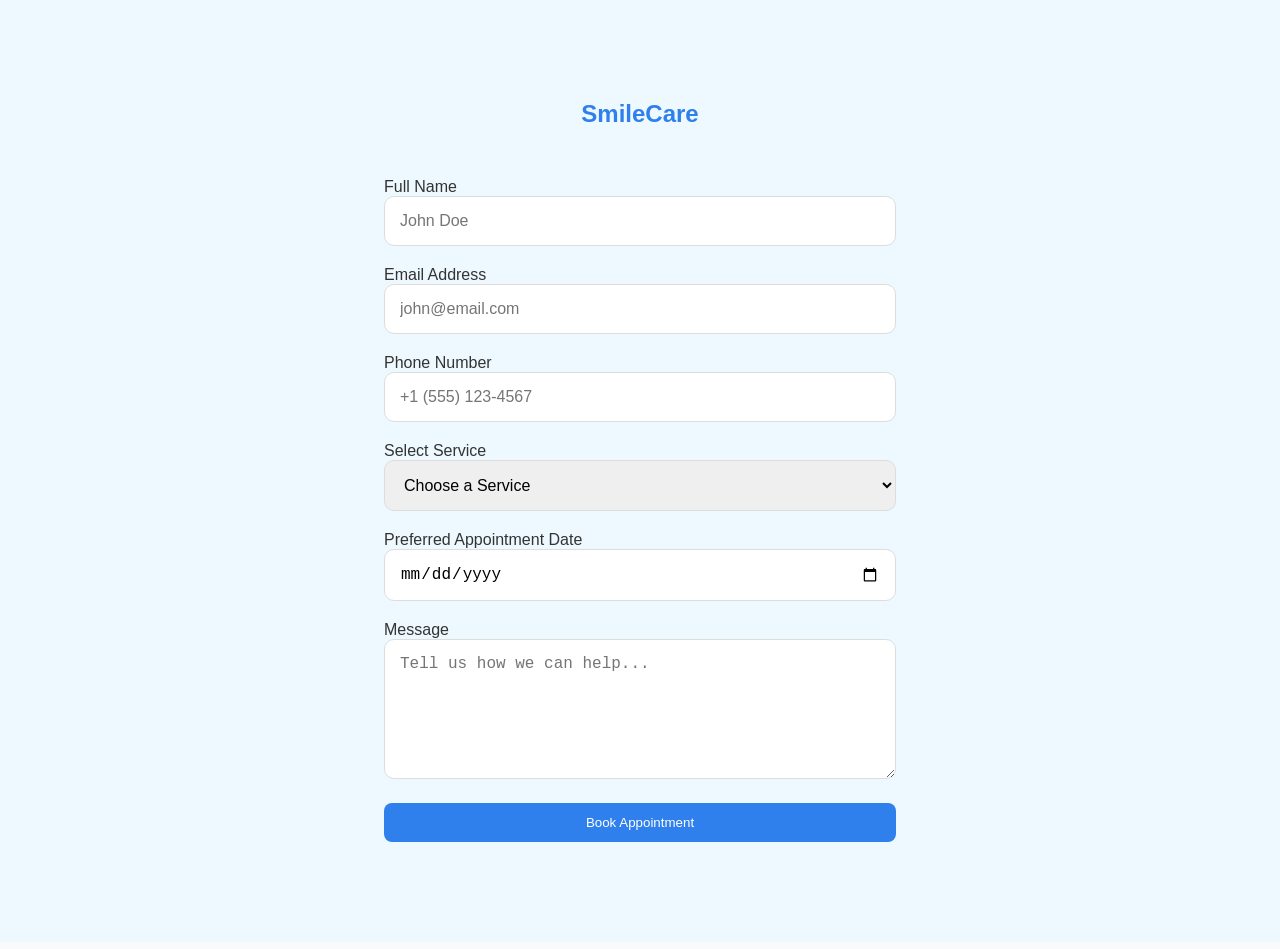
<file: appointment.html>
<!DOCTYPE html>
<html lang="en">

<head>
    <meta charset="UTF-8">
    <meta name="viewport" content="width=device-width, initial-scale=1.0">

    <title>SmileCare Dental Clinic | Family & Cosmetic Dentist in Houston, TX</title>

    <meta name="description" content="SmileCare Dental Clinic provides trusted family, cosmetic, and emergency dental care in Houston, TX. Book an appointment for healthy, confident smiles today.">
    <meta name="keywords" content="dentist Houston, dental clinic, family dentist, cosmetic dentistry, teeth whitening, dental implants, emergency dentist">
    <meta name="author" content="SmileCare Dental Clinic">
    <meta name="robots" content="index, follow">

    <meta property="og:title" content="SmileCare Dental Clinic | Family & Cosmetic Dentist in Houston, TX">
    <meta property="og:description" content="Trusted family, cosmetic, and emergency dental care in Houston, TX. Book your appointment today.">
    <meta property="og:image" content="images/og-image.jpg">
    <meta property="og:type" content="website">
    <meta property="og:url" content="https://www.smilecare.com">

    <link rel="icon" href="images/favicon.ico" type="image/x-icon">
    <link rel="stylesheet" href="https://cdnjs.cloudflare.com/ajax/libs/font-awesome/6.7.2/css/all.min.css">

    <link rel="stylesheet" href="css/appointment.css">
    <link rel="stylesheet" href="css/style.css">
    <link rel="stylesheet" href="css/responsive.css">
</head>
    
    <body>

        <div class="form-logo">

            <a href="index.html" class="logo">
                    <span>SmileCare</span>
            </a>
        </div>
        <form class="contact-form" id="contactForm">

            <div class="form-group">
                <label for="name">Full Name</label>
                <input
                    type="text"
                    id="name"
                    name="name"
                    placeholder="John Doe"
                    required>
            </div>

            <div class="form-group">
                <label for="email">Email Address</label>
                <input
                    type="email"
                    id="email"
                    name="email"
                    placeholder="john@email.com"
                    required>
            </div>

            <div class="form-group">
                <label for="phone">Phone Number</label>
                <input
                    type="tel"
                    id="phone"
                    name="phone"
                    placeholder="+1 (555) 123-4567"
                    required>
            </div>

            <div class="form-group">

                <label for="service">

                    Select Service

                </label>

                <select id="service" name="service" required>

                    <option value="">Choose a Service</option>

                    <option>General Check-up</option>

                    <option>Teeth Cleaning</option>

                    <option>Teeth Whitening</option>

                    <option>Dental Implants</option>

                    <option>Braces & Orthodontics</option>

                    <option>Emergency Dental Care</option>

                </select>

            </div>

            <div class="form-group">

                <label for="date">

                    Preferred Appointment Date

                </label>

                <input
                    type="date"
                    id="date"
                    name="date">

            </div>

            <div class="form-group">

                <label for="message">

                    Message

                </label>

                <textarea
                    id="message"
                    name="message"
                    rows="6"
                    placeholder="Tell us how we can help..."></textarea>

            </div>

            <button class="btn" type="submit">

                Book Appointment

            </button>
            
        </form>

    </body>
</html>
</file>
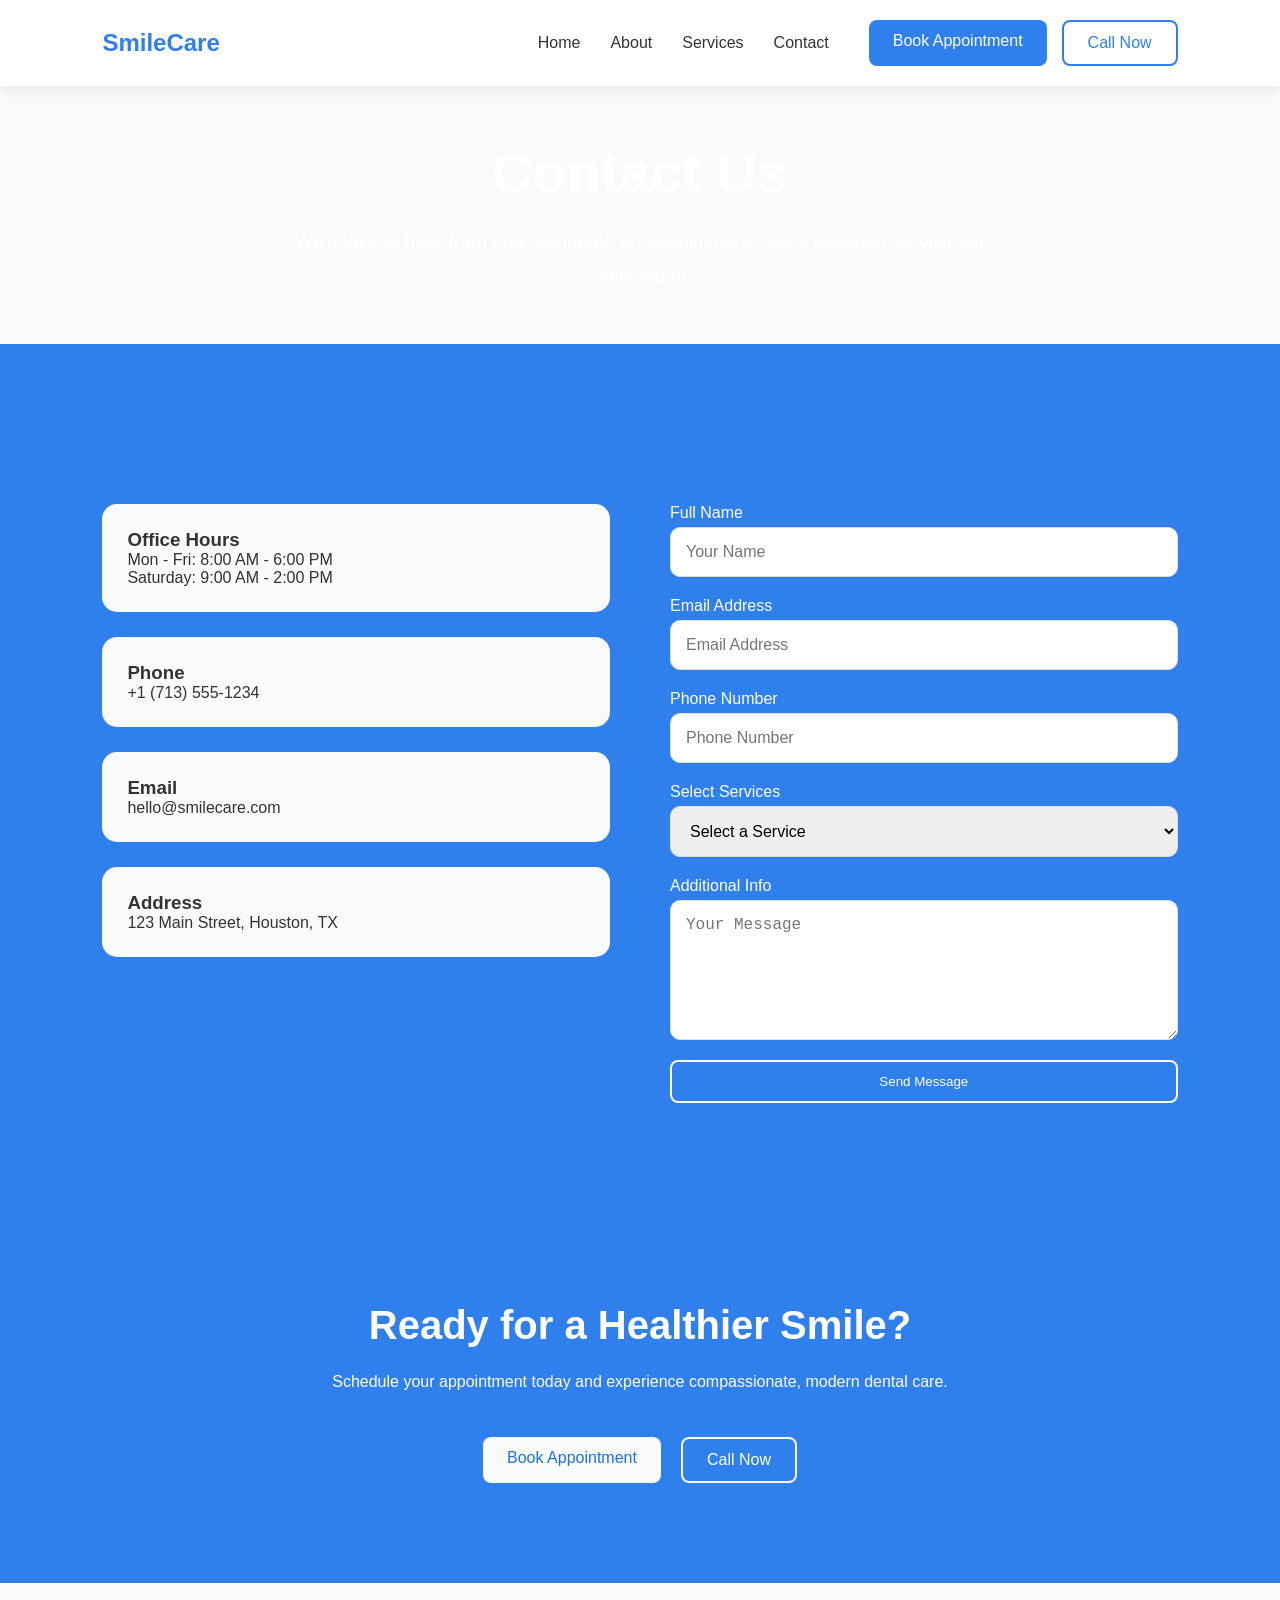
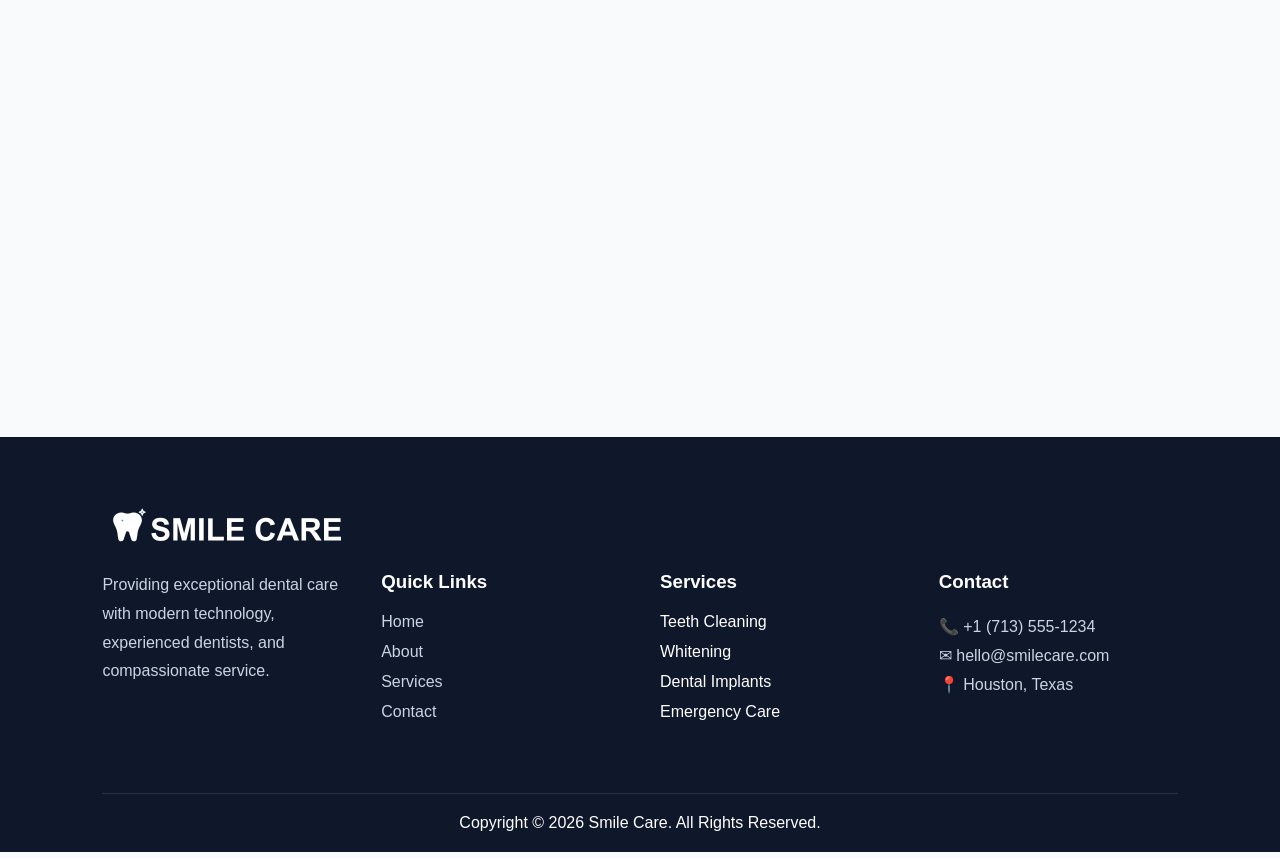
<file: contact.html>
<!DOCTYPE html>
<html lang="en">

<head>
    <meta charset="UTF-8">
    <meta name="viewport" content="width=device-width, initial-scale=1.0">

    <title>Contact SmileCare Dental Clinic | Book an Appointment in Houston, TX</title>

    <meta name="description" content="Contact SmileCare Dental Clinic to schedule your appointment, ask questions, or visit our Houston, TX office. We're here to help you achieve a healthy smile.">

    <meta name="keywords" content="contact dentist Houston, dental appointment, SmileCare Dental Clinic, emergency dentist contact">

    <meta name="author" content="SmileCare Dental Clinic">

    <meta name="robots" content="index, follow">

    <link rel="icon" href="images/favicon.ico" type="image/x-icon">
    <link rel="stylesheet" href="https://cdnjs.cloudflare.com/ajax/libs/font-awesome/6.7.2/css/all.min.css">
    
    <link rel="stylesheet" href="css/style.css">
    <link rel="stylesheet" href="css/contact.css">
    <link rel="stylesheet" href="css/responsive.css">
</head>

<body>
    <header class="header">
        <nav class="navbar">

            <a href="index.html" class="logo">
            <img src="images/logos/logo.png" alt="SmileCare Dental Clinic Logo">
                    <span>SmileCare</span>
            </a>
            <button class="menu-toggle" aria-label="Open navigation">
                ☰
            </button>

            <div class="mobile-menu">
            <ul class="nav-links">
                <li><a href="index.html">Home</a></li>
                <li><a href="about.html">About</a></li>
                <li><a href="services.html">Services</a></li>
                <li><a href="contact.html">Contact</a></li>
            </ul>

            <div class="mobile-buttons">

            <a href="appointment.html" class="btn">
                Book Appointment
            </a>

            <a href="tel:+1234567890" class="btn-secondary">
                Call Now
            </a>

            </div>
            
            </div>

        </nav>
    </header>

    <main>
        <section class="page-hero">

            <div class="container">

                <h1>Contact Us</h1>

                <p>
                    We'd love to hear from you. Schedule an appointment, ask a question,
                    or visit our clinic today.
                </p>

            </div>

        </section>

                        <!--   Contact Us-->


        <section class="contact" id="contact">
            <div class="container">

            <div class="contact-container">

                <!-- Left Column -->

                <div class="contact-info">

                        <div class="info-box">

                        <h3>Office Hours</h3>

                        <p>Mon - Fri: 8:00 AM - 6:00 PM</p>

                        <p>Saturday: 9:00 AM - 2:00 PM</p>

                    </div>

                    <div class="info-box">

                        <h3>Phone</h3>

                        <p>+1 (713) 555-1234</p>

                    </div>

                    <div class="info-box">

                        <h3>Email</h3>

                        <p>hello@smilecare.com</p>

                    </div>

                    <div class="info-box">

                        <h3>Address</h3>

                        <p>123 Main Street, Houston, TX</p>

                    </div>

                </div>

                <!-- Right Column -->

                <form class="contact-form">
                    <label for="name"> Full Name</label>
                    <input
                        type="text"
                        id="name"
                        placeholder="Your Name"
                        required>

                    <label for="email"> Email Address</label>
                    <input
                        type="email"
                        id="email"
                        placeholder="Email Address"
                        required>

                    <label for="phone">Phone Number</label>
                    <input
                        type="tel"
                        id="phone"
                        placeholder="Phone Number">
                    <label for="service"> Select Services </label>
                    <select required id="service">

                        <option value="">Select a Service</option>

                        <option>General Check-up</option>

                        <option>Cosmetic Dentistry</option>

                        <option>Dental Implants</option>

                        <option>Emergency Care</option>

                    </select>

                    <label for="text"> Additional Info</label>
                    <textarea
                        rows="6"
                        id="text"
                        placeholder="Your Message"></textarea>

                    <button type="submit" class="btn">

                        Send Message

                    </button>

                </form>

            </div>
            </div>
        </section>

            <!-- Call To Action-->

        <section class="cta reveal" id="cta">
            <div class="container">
            <div class="cta-content">

                <h2>Ready for a Healthier Smile?</h2>

                <p>
                    Schedule your appointment today and experience
                    compassionate, modern dental care.
                </p>

                <div class="cta-buttons">

                    <a href="appointment.html" class="btn">
                        Book Appointment
                    </a>

                    <a href="tel:+1234567890" class="btn-secondary">
                        Call Now
                    </a>

                </div>

            </div>
            </div>
        </section>
                         <!-- MAP -->

        <section class="map" id="map">

            <iframe src="https://www.google.com/maps/embed?pb=!1m18!1m12!1m3!1d357283.9796502773!2d-73.70951161695845!3d45.60499495979421!2m3!1f0!2f0!3f0!3m2!1i1024!2i768!4f13.1!3m3!1m2!1s0x4cc90f72c444c3ed%3A0x8b2f4f509fd7ac6c!2sClinique%20Dentaire%20Soleil%20-%20Brossard!5e0!3m2!1sen!2sca!4v1785417449025!5m2!1sen!2sca" 
            width="600" height="450" 
            style="border:0;" allowfullscreen="" 
            loading="lazy" 
            referrerpolicy="strict-origin-when-cross-origin">
            </iframe>

        </section>

    </main>

            <!-- FOoter section-->

    <footer>
        <div class="container">
        <div class="footer-logo"> <img src="images/logos/darklogo.png"
                    alt="Smile Care Logo">
                </div>
        <div class="footer-container">

            <!-- Column 1 -->

            <div class="footer-col">
                

                <p>
                    Providing exceptional dental care with modern technology,
                    experienced dentists, and compassionate service.
                </p>

            </div>

            <!-- Column 2 -->

            <div class="footer-col">

                <h3>Quick Links</h3>

                <ul>

                    <li><a href="#">Home</a></li>

                    <li><a href="#about">About</a></li>

                    <li><a href="#services">Services</a></li>

                    <li><a href="#contact">Contact</a></li>

                </ul>

            </div>

            <!-- Column 3 -->

            <div class="footer-col">

                <h3>Services</h3>

                <ul>

                    <li>Teeth Cleaning</li>

                    <li>Whitening</li>

                    <li>Dental Implants</li>

                    <li>Emergency Care</li>

                </ul>

            </div>

            <!-- Column 4 -->

            <div class="footer-col">

                <h3>Contact</h3>

                <p>📞 +1 (713) 555-1234</p>

                <p>✉ hello@smilecare.com</p>

                <p>📍 Houston, Texas</p>

            </div>

        </div>

        <div class="footer-bottom">

            <p>

            Copyright © 2026 Smile Care. All Rights Reserved.

            </p>

        </div>
        </div>
    </footer>
    
    <button id="backToTop">▲</button>

    <script src="js/script.js"></script>
</body>




</html>
</file>
<file: css/appointment.css>
.contact-form{
    padding: 100px 30%;
    background:#edf9ff;
}
.form-logo{
    background: #edf9ff;
    padding: 100px 30%;
    display: grid;
    justify-content: center;
    margin-bottom: -150px;
}
.logo{
    align-items:center;
    gap:10px;
    text-decoration:none;
}

.logo span{
    font-size:1.5rem;
    font-weight:700;
    color:#2F80ED;
}
</file>
<file: css/style.css>
/* =====================
   RESET
===================== */

*{
    margin:0;
    padding:0;
    box-sizing:border-box;
}

body{
    font-family:Arial, Helvetica, sans-serif;
    background:#F8FAFC;
    color:#333;
}
html{

    scroll-behavior:smooth;

}

/*.container{

    width:min(1200px, 100% - 2rem);

    margin-inline:auto;

}*/
/* =====================
   NAVIGATION
===================== */

.navbar{
    display:flex;
    position:relative;
    justify-content:space-between;
    align-items:center;
    padding:20px 8%;
    background:#fff;
    width:100%;
}
.navbar{

    position:fixed;
    top:0;
    left:0;
    z-index:1000;
    box-shadow:0 3px 12px rgba(0,0,0,.08);
}
/*.logo{
    text-decoration:none;
    font-size:1.8rem;
    font-weight:bold;
    color:#2F80ED;
}*/

.logo{
    display:flex;
    align-items:center;
    gap:10px;
    text-decoration:none;
}

.logo img{
    display: none;
    width:250px;
    height:40px;
}

.logo span{
    font-size:1.5rem;
    font-weight:700;
    color:#2F80ED;
}

.nav-links{
    display:flex;
    list-style:none;
    gap:30px;
}

.nav-links a{
    text-decoration:none;
    color:#333;
    font-weight:500;
    transition:0.3s;
}

.nav-links a:hover{
    color:#2F80ED;
}

.btn{
    text-decoration:none;
    background:#2F80ED;
    color:white;
    padding:12px 24px;
    border-radius:8px;
    transition:0.3s;
    text-align: center;
}

.btn:hover{
    background:#1D6FE0;
}



/* =====================
   HERO SECTION
===================== */

.hero{
    display:flex;
    align-items:center;
    justify-content:space-between;
    padding:80px 8%;
    background:#F8FAFC;
    margin-top:70px;
}
.hero-tag{

    display:inline-block;

    background:#EAF4FF;

    color:#2F80ED;

    padding:8px 18px;

    border-radius:50px;

    margin-bottom:20px;

    font-weight:600;

}
.hero-content{
    flex:1;
}

.rating{
    margin-top: -5px;
}

.hero-content h1{
    font-size:5.5rem;
    margin-bottom:20px;
    color:#222;
}

.hero-content p{
    font-size:1.1rem;
    line-height:1.8;
    margin-bottom:30px;
    max-width:550px;
    color:#555;
}

.hero-buttons{
    display:flex;
    gap:20px;
}
.hero-stats{

    display:flex;

    gap:40px;

    margin-top:50px;

}

.hero-stats h3{

    color:#2F80ED;

    font-size:2rem;

}

.hero-stats span{

    color:#666;

}
.btn-secondary{
    text-decoration:none;
    padding:12px 24px;
    border:2px solid #2F80ED;
    color:#2F80ED;
    border-radius:8px;
    transition:.3s;
    text-align: center;
}

.btn-secondary:hover{
    background:#2F80ED;
    color:white;
}

.hero-image{
    flex:1;
    display:flex;
    justify-content:center;
}

.hero-image-box{

    position:relative;

}

.hero-image img{
    width:100%;
    max-width:500px;
    border-radius: 20px;
}

.hero-image img:hover{
    transform:scale(1.03);
}

/* =====================
   FEATURES
===================== */

.features{

    padding:100px 8%;

    background:white;

}

.section-title{

    text-align:center;

    margin-bottom:60px;

}

.section-title h2{

    font-size:2.5rem;

    margin-bottom:15px;

}

.section-title p{

    color:#666;

}

.features-grid{

    display:grid;

    grid-template-columns:repeat(3,1fr);

    gap:30px;

}

.feature-card{

    background:#F8FAFC;

    padding:40px 30px;

    border-radius:15px;

    text-align:center;

    transition:.3s;

}

.feature-card:hover{

    transform:translateY(-8px);

    box-shadow:0 15px 40px rgba(0,0,0,.08);

}

.icon{

    font-size:3rem;

    margin-bottom:20px;

}

.feature-card h3{

    margin-bottom:15px;

}

.feature-card p{

    color:#666;

    line-height:1.7;

}

/* =====================
   ABOUT PREVIEW
===================== */

.about-preview{

    display:flex;

    align-items:center;

    gap:60px;

    padding:100px 8%;

    background:#F8FAFC;

}

.about-image{

    flex:1;

}

.about-image img{

    width:100%;

    border-radius:20px;

    box-shadow:0 20px 40px rgba(0,0,0,.12);

    transition:.3s ease;

}

.about-image img:hover{

    transform:scale(1.03);

}

.about-content{

    flex:1;

}

.section-subtitle{

    color:#2F80ED;

    font-weight:600;

    text-transform:uppercase;

    letter-spacing:1px;

}

.about-content h2{

    font-size:2.5rem;

    margin:20px 0;

}

.about-content p{

    color:#666;

    line-height:1.8;

    margin-bottom:30px;

}

.about-list{

    list-style:none;

    margin-bottom:35px;

}

.about-list li{

    margin-bottom:15px;

    font-size:1rem;

}


/*========================
    TESTIMONIALS
=========================*/

.testimonials{

    padding:100px 8%;

    background:#F8FAFC;

}

.testimonial-wrapper{

    position:relative;

    display:flex;

    align-items:center;

}

.testimonial-slider{

    overflow:hidden;

    width:100%;

}

.testimonial-track{

    display:flex;

    transition:transform .6s ease;
    touch-action:pan-y;
}

.testimonial-card{

    min-width:calc(96% / 3);

    background:#fff;

    padding:35px 30px;

    margin:10px;

    border-radius:18px;

    box-shadow:0 10px 30px rgba(253, 252, 252, 0.08);

    text-align:center;

    position:relative;

    transition:.35s ease;

}


.testimonial-card:hover{

    transform:translateY(-10px);

}

.testimonial-card img{

    width:80px;

    height:80px;

    border-radius:50%;

    object-fit:cover;

    margin-bottom:20px;

}

.testimonial-card h4{

    margin-top:20px;

    margin-bottom:5px;

}

.testimonial-card span{

    color:#777;

    font-size:.9rem;

}

.testimonial-card p{
    text-align: left;
}

.quote-icon{

    position:absolute;

    top:20px;

    right:20px;

    font-size:1.8rem;

    color:#2F80ED20;

}

.stars{

    color:#FFD700;

    margin:15px 0;

}

.slider-btn{

    width:50px;

    height:50px;

    border:none;

    border-radius:50%;

    background:#2F80ED;

    color:white;

    cursor:pointer;

    font-size:18px;

    position:absolute;

}

.slider-btn:hover{

    background:#1d6fe0;

    transform:translateY(-10%);

}


.prev{

    left:-70px;

}

.next{

    right:-70px;

}

.slider-dots{

    display:flex;

    justify-content:center;

    gap:12px;

    margin-top:35px;

}

.dot{

    width:12px;

    height:12px;

    border-radius:50%;

    background:#ccc;

    display:inline-block;

    margin:0 5px;

    cursor:pointer;

    transition:.3s;

}

.dot.active{

    background:#2F80ED;
    transform:scale(1.2);

}

/*========================
        CTA SECTION
=========================*/

.cta{

    padding:100px 8%;

    background:#2F80ED;

    text-align:center;

    color:#fff;

}

.cta h2{

    font-size:2.5rem;

    margin-bottom:20px;

}

.cta p{

    max-width:650px;

    margin:0 auto 40px;

    line-height:1.8;

}

.cta-buttons{

    display:flex;

    justify-content:center;

    gap:20px;

    flex-wrap:wrap;

}

.cta-buttons .btn{
    text-decoration:none;
    background:#F8FAFC;
    color:#1d6fe0;
    padding:12px 24px;
    border-radius:8px;
    transition:0.3s;
}

.cta-buttons .btn:hover{
    background:#1D6FE0;
    color: #F8FAFC;
}

.cta-buttons .btn-secondary{
    text-decoration:none;
    padding:12px 24px;
    border:2px solid #F8FAFC;
    color:#fff;
    border-radius:8px;
    transition:.3s;
}

.cta-buttons .btn-secondary:hover{
    background:#1d6fe0;
    color:#fff;
}

/*==========================
      CONTACT
===========================*/

.contact{

    padding:100px 8%;

    background:linear-gradient(
        #2F80ED,
        #75beff,
        #fff
    );

}
.contact-title{
    text-align: center;
    color: #fff;
}

.contact-title h2{

    font-size:2.5rem;

    margin-bottom:20px;

}

.contact-title p{

    max-width:650px;

    margin:0 auto 40px;

    line-height:1.8;

}
.contact-container{

    display:grid;

    grid-template-columns:1fr 1fr;

    gap:60px;

    margin-top:60px;

}
.contact-info{

    display:flex;

    flex-direction:column;

    gap:25px;

}
.info-box{

    padding:25px;

    background:#F8FAFC;

    border-radius:15px;

}
.contact-form{

    display:flex;

    flex-direction:column;

    gap:20px;

}
.contact-form input,
.contact-form textarea,
.contact-form select{

    width:100%;

    padding:15px;

    border:1px solid #ddd;

    border-radius:10px;

    font-size:16px;

    outline:none;

}
.contact-form input:focus,
.contact-form textarea:focus,
.contact-form select:focus{

    border-color:#2F80ED;

}
.contact-form button{

    border:none;

    cursor:pointer;

}

/*==========================
        MAP
===========================*/

.map iframe{

    width:100%;

    border:none;

}

/*==========================
        FOOTER
===========================*/

footer{

    background:#0F172A;

    color:#fff;

    padding:70px 8% 20px;

}

.footer-container{

    display:grid;

    grid-template-columns:repeat(4,1fr);

    gap:40px;

}

.footer-logo img{

    width:250px;

    margin-bottom:20px;

}

.footer-col h3{

    margin-bottom:20px;

}

.footer-col ul{

    list-style:none;

}

.footer-col ul li{

    margin-bottom:12px;

}

.footer-col a{

    color:#CBD5E1;

    text-decoration:none;

    transition:.3s;

}

.footer-col a:hover{

    color:white;

}

.footer-col p{

    color:#CBD5E1;

    line-height:1.8;

}

.footer-bottom{

    margin-top:60px;

    border-top:1px solid rgba(255,255,255,.1);

    padding-top:20px;

    text-align:center;

}
.reveal{

    opacity:0;

    transform:translateY(50px);

    transition:all .8s ease;

}

.reveal.active{

    opacity:1;

    transform:translateY(0);

}

#backToTop{

    position:fixed;

    right:25px;

    bottom:25px;

    width:50px;

    height:50px;

    border:none;

    border-radius:10%;

    background:#2F80ED;

    color:#fff;

    font-size:20px;

    cursor:pointer;

    display:none;

    z-index:999;

}

.menu-toggle{
    display:none;
    border:none;
    background:none;
    font-size:2rem;
    cursor:pointer;
}

.mobile-menu{

    display:flex;

    align-items:center;

    gap:40px;

}

.mobile-buttons{

    display:flex;

    gap:15px;

}


.lightbox{

    position:fixed;

    inset:0;

    background:rgba(0,0,0,.9);

    display:none;

    justify-content:center;

    align-items:center;

    z-index:9999;

}
.lightbox img{

    width:90%;

    max-width:900px;

    border-radius:15px;

}
.close-lightbox{

    position:absolute;

    top:30px;

    right:40px;

    color:white;

    font-size:50px;

    cursor:pointer;

}
</file>
<file: css/responsive.css>
/* Large Tablets & Small Laptops */


                                        /* Navbar */
@media(max-width:992px){

body.menu-open{
    overflow:hidden;
}
.menu-toggle{

    display:block;
    z-index: 1001;
    background:none;

    border:none;

    font-size:30px;

    cursor:pointer;

}

.navbar{
    padding: 10px 8%;
    z-index: 1000;
}


.mobile-menu{

    position:fixed;

    inset:0;

    background:white;

    display:flex;

    flex-direction:column;

    justify-content:center;

    align-items:center;

    gap:40px;

    transform:translateX(100%);

    transition:.4s ease;
    visibility:hidden;
    z-index:999;

}

.mobile-menu.active{

    transform:translateX(0);
    opacity:1;

    visibility:visible;

}

.nav-links{
    display:flex;

    flex-direction:column;

    align-items:flex-start;
    padding: 40px;

    gap:30px;

    width:100%;
}

.nav-links a{

    font-size:1.8rem;

    font-weight:700;
    
    
}

.mobile-buttons{

    width:90%;

    display:flex;

    flex-direction:column;

    gap:20px;

}

.mobile-buttons .btn,
.mobile-buttons .btn-secondary{

    width:100%;

    text-align:center;

    padding:18px;

}

}

                                        /* Hero */
@media (max-width:992px){

    .hero{
        gap:20px;
        margin-top: 40px;
        
    }
    .hero-tag{
        padding:6px 16px;
        font-size: 12px;

        font-weight:600;
    }
    .hero-stats{
        justify-content: center;
        margin: 30px;
    }
    .hero-stats span{

    font-size: 8px;
    font-weight: 700;

    }
    .rating{
        margin-top: -2px;
    }
    .hero-stats h3{
        font-size: 1.2rem;
    }
    

    .hero-image img{

        width:100%;
        height: 350px;

        

    }
    .hero-buttons{
        display:grid;
        gap:20px;
    }

    .hero-content h1{

        font-size:2.5rem;

        line-height:1.2;
        margin-bottom: 10px;

    }
    .hero-content p{
        font-size: 1rem;
        line-height: 1.3;
    }

}

                                        /* About */

@media(max-width:992px){
    .about-image img{

    width:100%;
    height: 400px;

}
}

                                        /* Testimonial */
@media(max-width:992px){

.testimonial-card{

    min-width:50%;

}

.slider-btn{
    margin: 20px;

}
}

                                        /* Services */

@media (max-width:992px){

.features-grid{

    grid-template-columns:repeat(2,1fr);

}

}
                                        /* Footer */

@media (max-width:992px){

.footer-container{

    grid-template-columns:repeat(2,1fr);
    position: relative;

}

}



                            /* Tablets & Large Phones */
@media (max-width:768px){

h1{

    font-size:1rem;

}
.section-title h2{

    font-size:1.5rem;

}
.logo span{
    font-size:1.2rem;
    font-weight:700;
    
}
}

                            /* Section Padding*/

@media (max-width:768px){

section{

    padding:70px 5%;

}
#backToTop{
    right:10px;

    bottom:20px;
    width:40px;

    height:40px;
}
}

                             /* NAVBAR */
@media(max-width:768px){

body.menu-open{
    overflow:hidden;
}
.menu-toggle{

    display:block;
    z-index: 1001;
    background:none;

    border:none;

    font-size:30px;

    cursor:pointer;

}

.navbar{
    padding: 10px 8%;
    z-index: 1000;
}


.mobile-menu{

    position:fixed;

    inset:0;

    background:white;

    display:flex;

    flex-direction:column;

    justify-content:center;

    align-items:center;

    gap:40px;

    transform:translateX(100%);

    transition:.4s ease;
    visibility:hidden;
    z-index:999;

}

.mobile-menu.active{

    transform:translateX(0);
    opacity:1;

    visibility:visible;

}

.nav-links{
    display:flex;

    flex-direction:column;

    align-items:flex-start;
    padding: 40px;

    gap:30px;

    width:100%;
}

.nav-links a{

    font-size:1.8rem;

    font-weight:700;
    
    
}

.mobile-buttons{

    width:90%;

    display:flex;

    flex-direction:column;

    gap:20px;

}

.mobile-buttons .btn,
.mobile-buttons .btn-secondary{

    width:100%;

    text-align:center;

    padding:18px;

}

}


                            /* Hero section */

@media (max-width:768px){

    .hero{

        flex-direction:column;

        text-align:center;
        padding:30px 5% 50px;
        gap:20px;
        
    }
    .hero-tag{
        display: none;
    }
    .hero-stats{
        justify-content: center;
        margin: 30px;
    }
    .hero-stats span{

    font-size: 8px;

    }
    .rating{
        margin-top: -2px;
    }
    .hero-stats h3{
        font-size: 1rem;
    }
    .hero-content{

        order:1;

    }

    .hero-image{

        order:2;

    }

    .hero-image img{

        width:100%;

        

    }
    .hero-buttons{
        display:grid;
        gap:20px;
    }

    .hero-content h1{

        font-size:3rem;

        line-height:1.2;
        margin-bottom: 10px;

    }
    .hero-content p{
        font-size: 1rem;
        line-height: 1.3;
    }

}


                            /* About section */
@media(max-width:768px){

    .about-preview{

        flex-direction:column;

        text-align:center;

    }

    .about-content{
        order: 1;
    }
    .about-image{
        order: 2;
    }
    .about-list{
        text-align: left;
    }

    .about-content .btn{
        display: grid;
    }
    .about-content h2{
        font-size: 1.5rem;
    }
}                            
                            /* Service section */
@media (max-width:768px){

.features-grid{

    grid-template-columns:1fr;

}

}


                            
                            /* Testimonial section */
@media(max-width:768px){

.testimonial-card{

    min-width:90%;

}

.testimonial{
    padding: 70px 5%;
}

}

                            /* Contact section */

@media(max-width:768px){

.contact-container{

    grid-template-columns:1fr;

}

}

                            /* Footer section */

@media(max-width:768px){

.footer-container{

    grid-template-columns:1fr;

    text-align:left;

}

.footer-bottom p{
    font-size: 14px;
}

}

@media(max-width:768px){

    .slider-btn{

        display:none;

    }
    .map iframe{
    height: 250px;
    }
     .map{
        width: 100%;
        top: 0;
        display: block;
        padding: 0;
        margin: 0;
        height: 250px;

    }

}

                        /* Hamburger slideshow*/

/*@media(max-width:768px){

.mobile-menu{

    position:fixed;

    inset:0;

    background:white;

    display:flex;

    flex-direction:column;

    justify-content:center;

    align-items:center;

    gap:40px;

    transform:translateX(100%);

    transition:.4s ease;

    z-index:999;

}

.mobile-menu.active{

    transform:translateX(0);

}

}*/

                            /* Small Phones */
@media (max-width: 576px) {
    .map{
        width: 100%;
        top: 0;
        display: block;
        padding: 0;
        margin: 0;
        height: 250px;

}
.map iframe{
    height: 250px;
    }
 .hero-image img{

        width:100%;
        height: auto;
    }
    .about-image img{
        height: auto;
    }
}
</file>
<file: css/contact.css>
/* About Hero */

.page-hero{

    padding:140px 0 50px;

    background:linear-gradient(
        rgba(6, 9, 12, 0.85)
    ),
    url("../images/hero/dentist2.png");

    background-size:cover;

    background-position:center;

    text-align:center;

    color:white;

}
.page-hero h1{

    font-size:3.5rem;

    margin-bottom:20px;

}
.page-hero p{

    max-width:700px;

    margin:auto;

    font-size:1.2rem;

    line-height:1.8;

}


.contact{
    background: #2F80ED;
}

.contact-form .btn{
    border: 2px solid #fff;
}
.contact-form label{
    color:#fff;
    margin-bottom: -15px;
}
</file>
